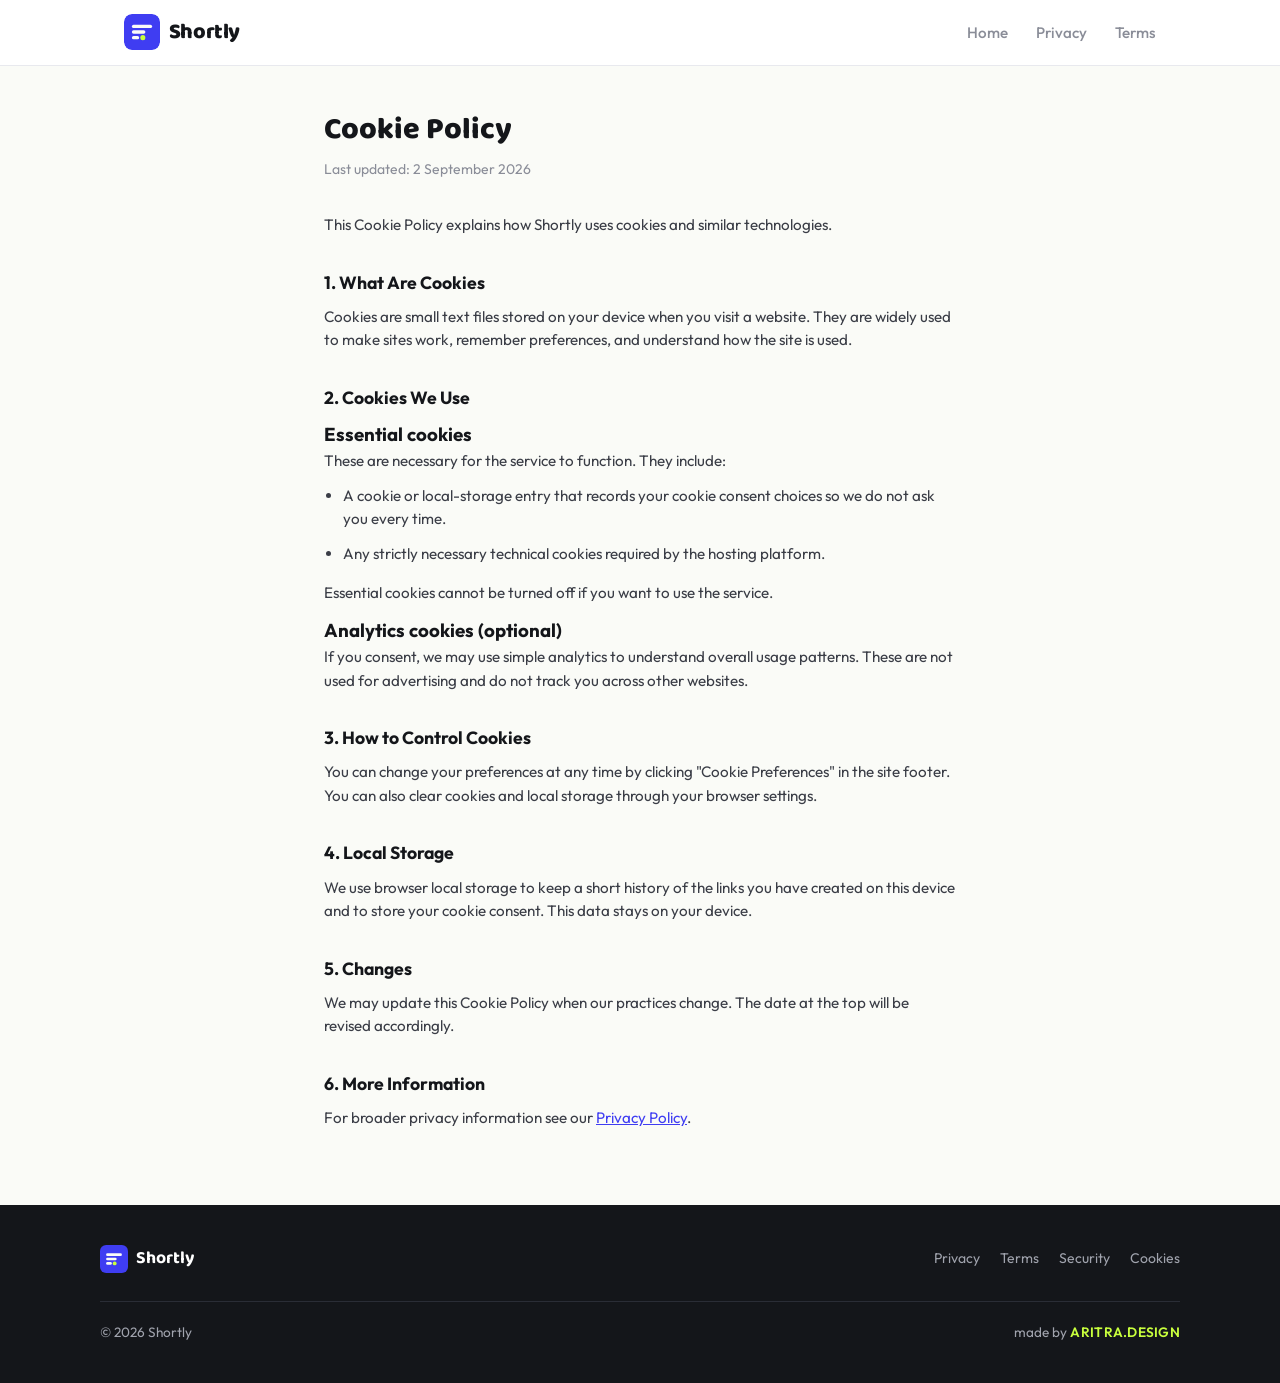
<file: cookies.html>
<!DOCTYPE html>
<html lang="en">
<head>
  <meta charset="UTF-8">
  <meta name="viewport" content="width=device-width, initial-scale=1.0">
  <title>Cookie Policy — Shortly</title>
  <link rel="icon" href="favicon.svg" type="image/svg+xml">
  <link rel="preconnect" href="https://fonts.googleapis.com">
  <link rel="preconnect" href="https://fonts.gstatic.com" crossorigin>
  <link href="https://fonts.googleapis.com/css2?family=Outfit:wght@400;500;600;700;800&family=Baloo+2:wght@600;700;800&display=swap" rel="stylesheet">
  <link rel="stylesheet" href="styles.css">
</head>
<body>
  <nav class="top-nav">
    <div class="nav-inner">
      <a href="index.html" class="logo-link" aria-label="Shortly home">
        <img src="favicon.svg" alt="" class="logo-icon" width="36" height="36">
        <span class="logo-word">Shortly</span>
      </a>
      <div class="nav-links">
        <a href="index.html">Home</a>
        <a href="privacy.html">Privacy</a>
        <a href="terms.html">Terms</a>
      </div>
    </div>
  </nav>

  <main class="legal-page">
    <h1>Cookie Policy</h1>
    <p class="updated">Last updated: 2 September 2026</p>

    <p>This Cookie Policy explains how Shortly uses cookies and similar technologies.</p>

    <h2>1. What Are Cookies</h2>
    <p>Cookies are small text files stored on your device when you visit a website. They are widely used to make sites work, remember preferences, and understand how the site is used.</p>

    <h2>2. Cookies We Use</h2>

    <h3>Essential cookies</h3>
    <p>These are necessary for the service to function. They include:</p>
    <ul>
      <li>A cookie or local-storage entry that records your cookie consent choices so we do not ask you every time.</li>
      <li>Any strictly necessary technical cookies required by the hosting platform.</li>
    </ul>
    <p>Essential cookies cannot be turned off if you want to use the service.</p>

    <h3>Analytics cookies (optional)</h3>
    <p>If you consent, we may use simple analytics to understand overall usage patterns. These are not used for advertising and do not track you across other websites.</p>

    <h2>3. How to Control Cookies</h2>
    <p>You can change your preferences at any time by clicking "Cookie Preferences" in the site footer. You can also clear cookies and local storage through your browser settings.</p>

    <h2>4. Local Storage</h2>
    <p>We use browser local storage to keep a short history of the links you have created on this device and to store your cookie consent. This data stays on your device.</p>

    <h2>5. Changes</h2>
    <p>We may update this Cookie Policy when our practices change. The date at the top will be revised accordingly.</p>

    <h2>6. More Information</h2>
    <p>For broader privacy information see our <a href="privacy.html">Privacy Policy</a>.</p>
  </main>

  <footer class="site-footer">
    <div class="footer-inner">
      <div class="footer-top">
        <a href="index.html" class="footer-brand">
          <img src="favicon.svg" alt="" width="28" height="28">
          <span>Shortly</span>
        </a>
        <div class="footer-links">
          <a href="privacy.html">Privacy</a>
          <a href="terms.html">Terms</a>
          <a href="security.html">Security</a>
          <a href="cookies.html">Cookies</a>
        </div>
      </div>
      <div class="footer-bottom">
        <p>© 2026 Shortly</p>
        <p>made by <a href="https://arix.faltuworkonly91.workers.dev/" target="_blank" rel="noopener" class="credit-link">ARITRA.DESIGN</a></p>
      </div>
    </div>
  </footer>
</body>
</html>
</file>
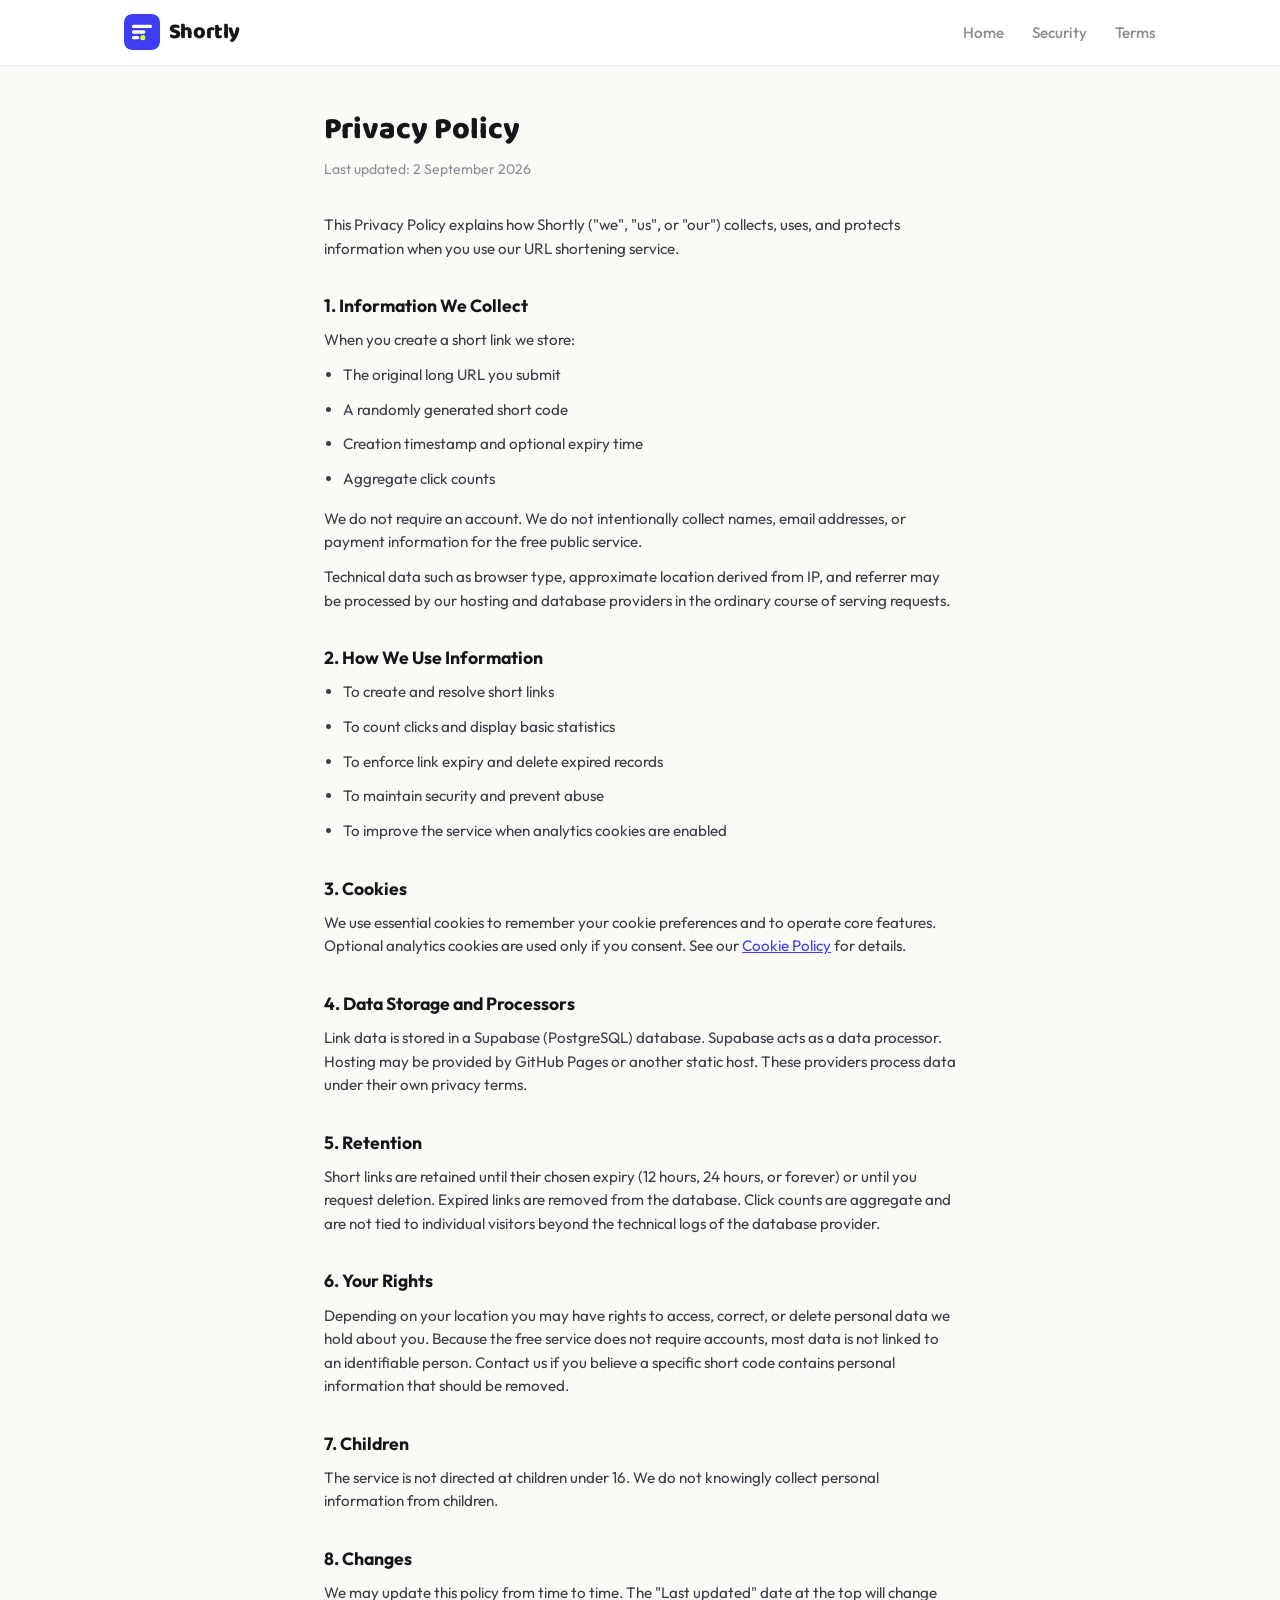
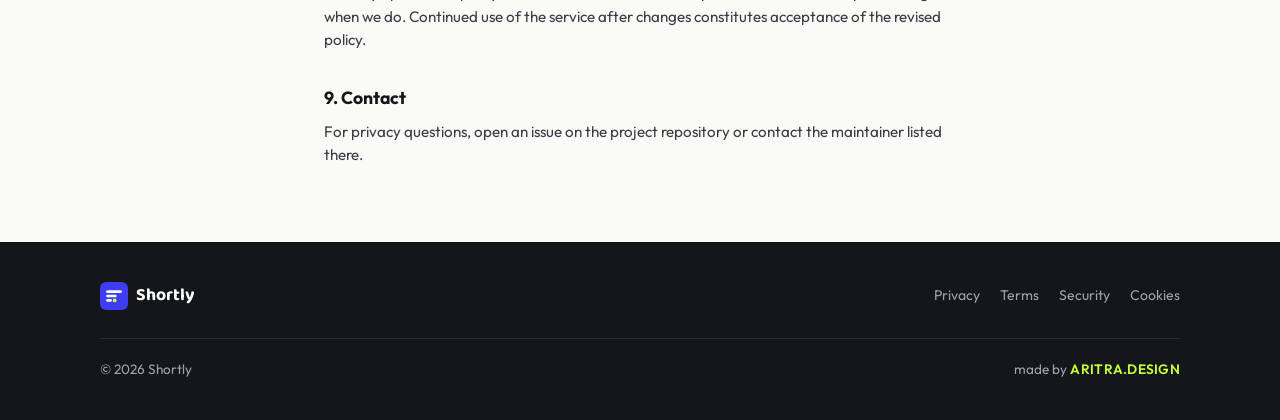
<file: privacy.html>
<!DOCTYPE html>
<html lang="en">
<head>
  <meta charset="UTF-8">
  <meta name="viewport" content="width=device-width, initial-scale=1.0">
  <title>Privacy Policy — Shortly</title>
  <link rel="icon" href="favicon.svg" type="image/svg+xml">
  <link rel="preconnect" href="https://fonts.googleapis.com">
  <link rel="preconnect" href="https://fonts.gstatic.com" crossorigin>
  <link href="https://fonts.googleapis.com/css2?family=Outfit:wght@400;500;600;700;800&family=Baloo+2:wght@600;700;800&display=swap" rel="stylesheet">
  <link rel="stylesheet" href="styles.css">
</head>
<body>
  <nav class="top-nav">
    <div class="nav-inner">
      <a href="index.html" class="logo-link" aria-label="Shortly home">
        <img src="favicon.svg" alt="" class="logo-icon" width="36" height="36">
        <span class="logo-word">Shortly</span>
      </a>
      <div class="nav-links">
        <a href="index.html">Home</a>
        <a href="security.html">Security</a>
        <a href="terms.html">Terms</a>
      </div>
    </div>
  </nav>

  <main class="legal-page">
    <h1>Privacy Policy</h1>
    <p class="updated">Last updated: 2 September 2026</p>

    <p>This Privacy Policy explains how Shortly ("we", "us", or "our") collects, uses, and protects information when you use our URL shortening service.</p>

    <h2>1. Information We Collect</h2>
    <p>When you create a short link we store:</p>
    <ul>
      <li>The original long URL you submit</li>
      <li>A randomly generated short code</li>
      <li>Creation timestamp and optional expiry time</li>
      <li>Aggregate click counts</li>
    </ul>
    <p>We do not require an account. We do not intentionally collect names, email addresses, or payment information for the free public service.</p>
    <p>Technical data such as browser type, approximate location derived from IP, and referrer may be processed by our hosting and database providers in the ordinary course of serving requests.</p>

    <h2>2. How We Use Information</h2>
    <ul>
      <li>To create and resolve short links</li>
      <li>To count clicks and display basic statistics</li>
      <li>To enforce link expiry and delete expired records</li>
      <li>To maintain security and prevent abuse</li>
      <li>To improve the service when analytics cookies are enabled</li>
    </ul>

    <h2>3. Cookies</h2>
    <p>We use essential cookies to remember your cookie preferences and to operate core features. Optional analytics cookies are used only if you consent. See our <a href="cookies.html">Cookie Policy</a> for details.</p>

    <h2>4. Data Storage and Processors</h2>
    <p>Link data is stored in a Supabase (PostgreSQL) database. Supabase acts as a data processor. Hosting may be provided by GitHub Pages or another static host. These providers process data under their own privacy terms.</p>

    <h2>5. Retention</h2>
    <p>Short links are retained until their chosen expiry (12 hours, 24 hours, or forever) or until you request deletion. Expired links are removed from the database. Click counts are aggregate and are not tied to individual visitors beyond the technical logs of the database provider.</p>

    <h2>6. Your Rights</h2>
    <p>Depending on your location you may have rights to access, correct, or delete personal data we hold about you. Because the free service does not require accounts, most data is not linked to an identifiable person. Contact us if you believe a specific short code contains personal information that should be removed.</p>

    <h2>7. Children</h2>
    <p>The service is not directed at children under 16. We do not knowingly collect personal information from children.</p>

    <h2>8. Changes</h2>
    <p>We may update this policy from time to time. The "Last updated" date at the top will change when we do. Continued use of the service after changes constitutes acceptance of the revised policy.</p>

    <h2>9. Contact</h2>
    <p>For privacy questions, open an issue on the project repository or contact the maintainer listed there.</p>
  </main>

  <footer class="site-footer">
    <div class="footer-inner">
      <div class="footer-top">
        <a href="index.html" class="footer-brand">
          <img src="favicon.svg" alt="" width="28" height="28">
          <span>Shortly</span>
        </a>
        <div class="footer-links">
          <a href="privacy.html">Privacy</a>
          <a href="terms.html">Terms</a>
          <a href="security.html">Security</a>
          <a href="cookies.html">Cookies</a>
        </div>
      </div>
      <div class="footer-bottom">
        <p>© 2026 Shortly</p>
        <p>made by <a href="https://arix.faltuworkonly91.workers.dev/" target="_blank" rel="noopener" class="credit-link">ARITRA.DESIGN</a></p>
      </div>
    </div>
  </footer>
</body>
</html>
</file>
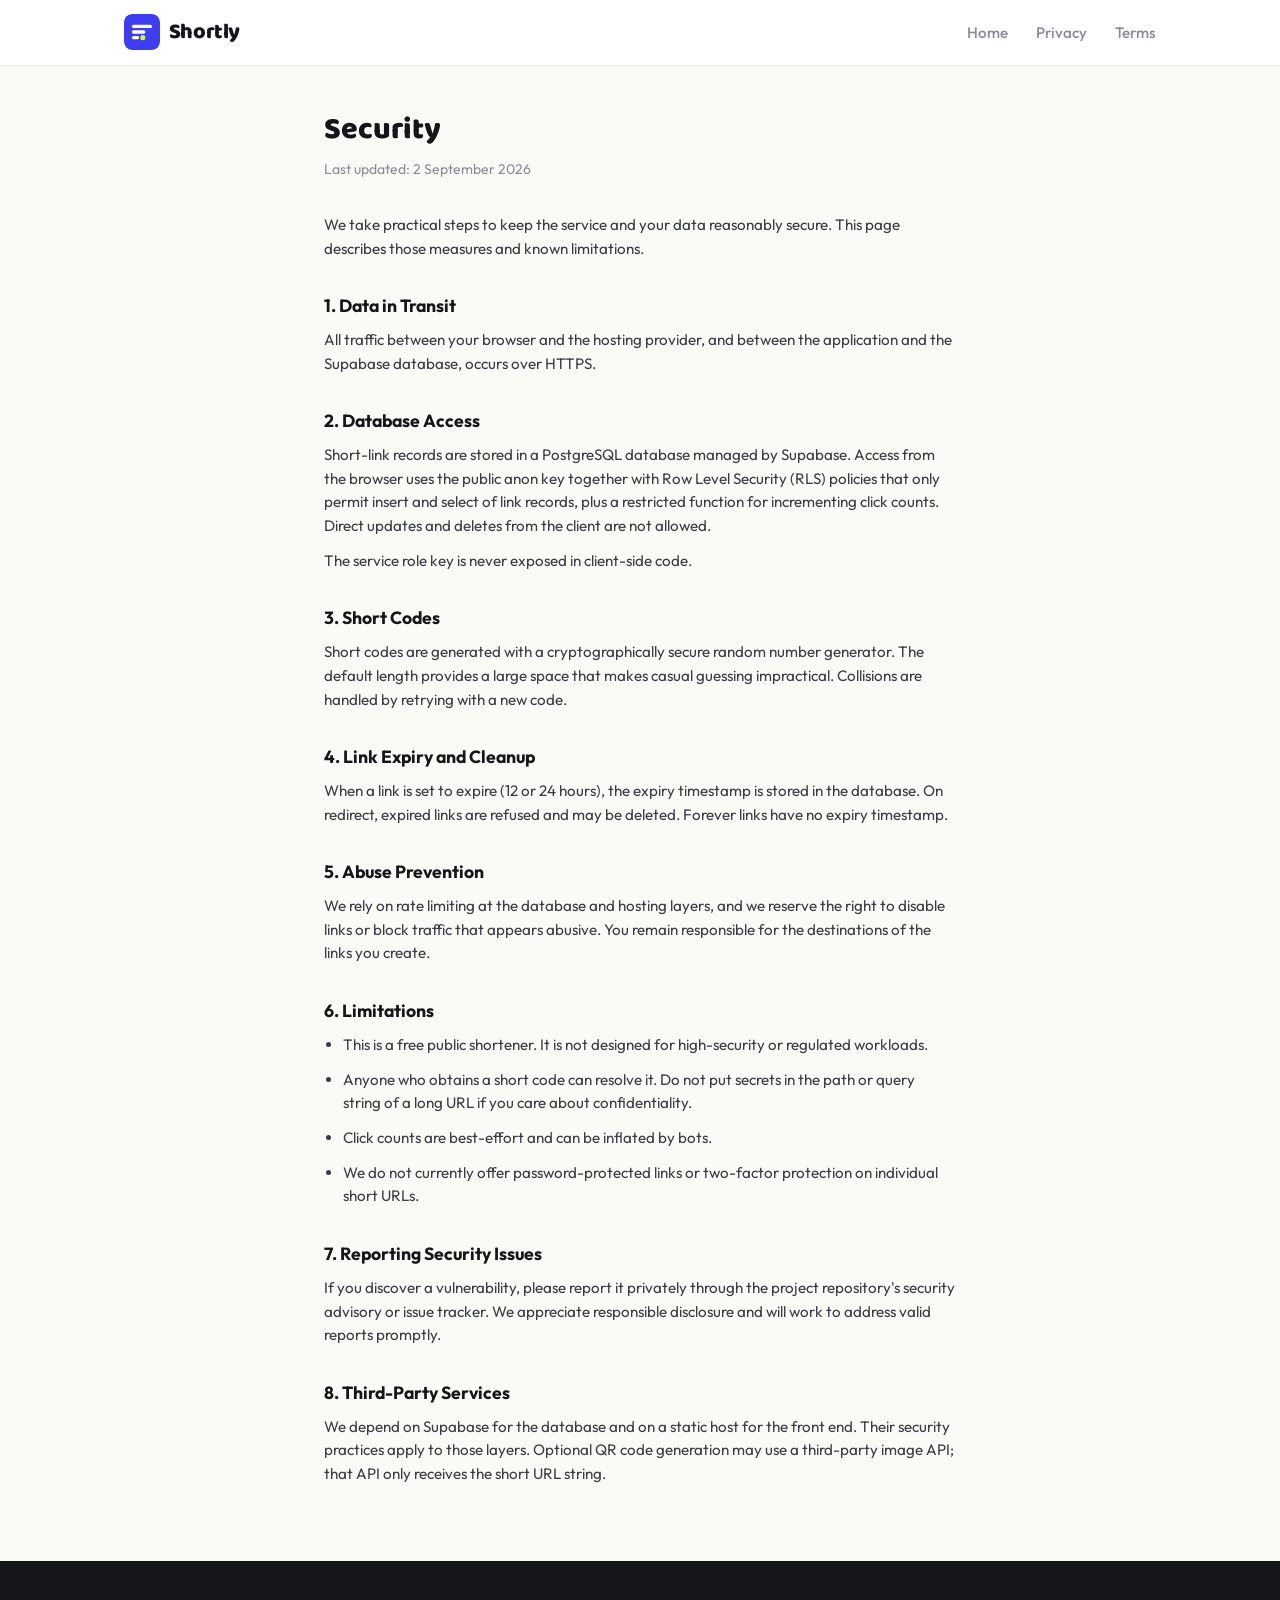
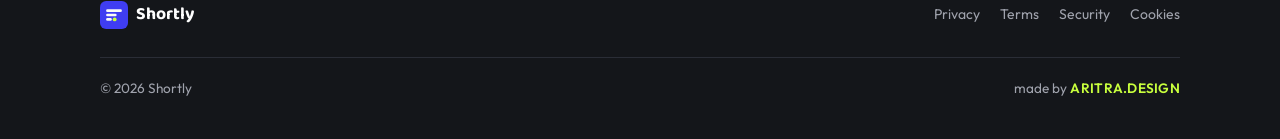
<file: security.html>
<!DOCTYPE html>
<html lang="en">
<head>
  <meta charset="UTF-8">
  <meta name="viewport" content="width=device-width, initial-scale=1.0">
  <title>Security — Shortly</title>
  <link rel="icon" href="favicon.svg" type="image/svg+xml">
  <link rel="preconnect" href="https://fonts.googleapis.com">
  <link rel="preconnect" href="https://fonts.gstatic.com" crossorigin>
  <link href="https://fonts.googleapis.com/css2?family=Outfit:wght@400;500;600;700;800&family=Baloo+2:wght@600;700;800&display=swap" rel="stylesheet">
  <link rel="stylesheet" href="styles.css">
</head>
<body>
  <nav class="top-nav">
    <div class="nav-inner">
      <a href="index.html" class="logo-link" aria-label="Shortly home">
        <img src="favicon.svg" alt="" class="logo-icon" width="36" height="36">
        <span class="logo-word">Shortly</span>
      </a>
      <div class="nav-links">
        <a href="index.html">Home</a>
        <a href="privacy.html">Privacy</a>
        <a href="terms.html">Terms</a>
      </div>
    </div>
  </nav>

  <main class="legal-page">
    <h1>Security</h1>
    <p class="updated">Last updated: 2 September 2026</p>

    <p>We take practical steps to keep the service and your data reasonably secure. This page describes those measures and known limitations.</p>

    <h2>1. Data in Transit</h2>
    <p>All traffic between your browser and the hosting provider, and between the application and the Supabase database, occurs over HTTPS.</p>

    <h2>2. Database Access</h2>
    <p>Short-link records are stored in a PostgreSQL database managed by Supabase. Access from the browser uses the public anon key together with Row Level Security (RLS) policies that only permit insert and select of link records, plus a restricted function for incrementing click counts. Direct updates and deletes from the client are not allowed.</p>
    <p>The service role key is never exposed in client-side code.</p>

    <h2>3. Short Codes</h2>
    <p>Short codes are generated with a cryptographically secure random number generator. The default length provides a large space that makes casual guessing impractical. Collisions are handled by retrying with a new code.</p>

    <h2>4. Link Expiry and Cleanup</h2>
    <p>When a link is set to expire (12 or 24 hours), the expiry timestamp is stored in the database. On redirect, expired links are refused and may be deleted. Forever links have no expiry timestamp.</p>

    <h2>5. Abuse Prevention</h2>
    <p>We rely on rate limiting at the database and hosting layers, and we reserve the right to disable links or block traffic that appears abusive. You remain responsible for the destinations of the links you create.</p>

    <h2>6. Limitations</h2>
    <ul>
      <li>This is a free public shortener. It is not designed for high-security or regulated workloads.</li>
      <li>Anyone who obtains a short code can resolve it. Do not put secrets in the path or query string of a long URL if you care about confidentiality.</li>
      <li>Click counts are best-effort and can be inflated by bots.</li>
      <li>We do not currently offer password-protected links or two-factor protection on individual short URLs.</li>
    </ul>

    <h2>7. Reporting Security Issues</h2>
    <p>If you discover a vulnerability, please report it privately through the project repository's security advisory or issue tracker. We appreciate responsible disclosure and will work to address valid reports promptly.</p>

    <h2>8. Third-Party Services</h2>
    <p>We depend on Supabase for the database and on a static host for the front end. Their security practices apply to those layers. Optional QR code generation may use a third-party image API; that API only receives the short URL string.</p>
  </main>

  <footer class="site-footer">
    <div class="footer-inner">
      <div class="footer-top">
        <a href="index.html" class="footer-brand">
          <img src="favicon.svg" alt="" width="28" height="28">
          <span>Shortly</span>
        </a>
        <div class="footer-links">
          <a href="privacy.html">Privacy</a>
          <a href="terms.html">Terms</a>
          <a href="security.html">Security</a>
          <a href="cookies.html">Cookies</a>
        </div>
      </div>
      <div class="footer-bottom">
        <p>© 2026 Shortly</p>
        <p>made by <a href="https://arix.faltuworkonly91.workers.dev/" target="_blank" rel="noopener" class="credit-link">ARITRA.DESIGN</a></p>
      </div>
    </div>
  </footer>
</body>
</html>
</file>
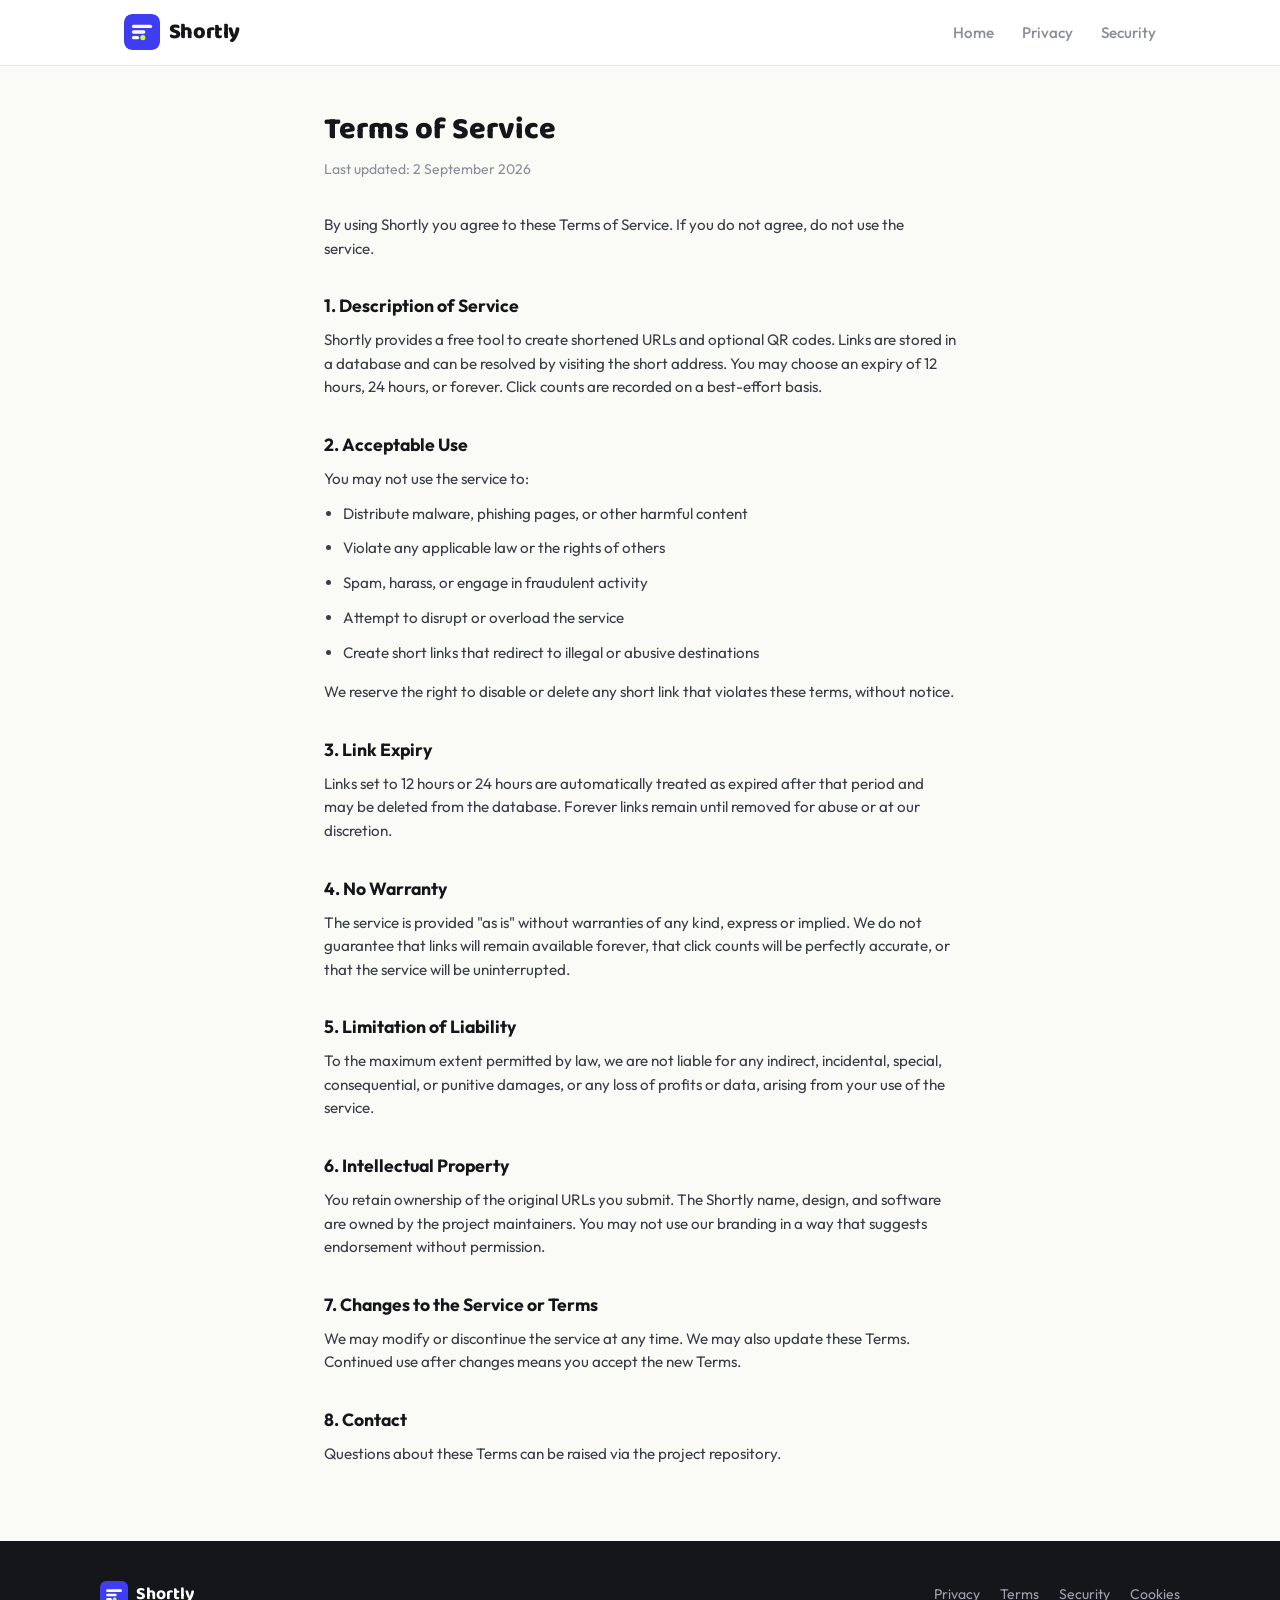
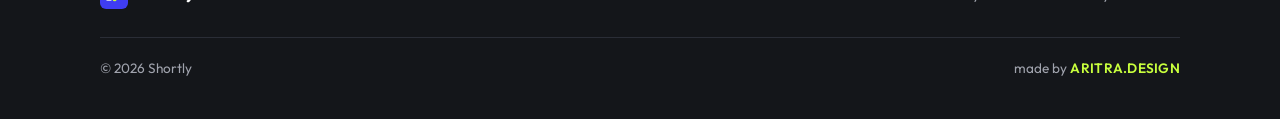
<file: terms.html>
<!DOCTYPE html>
<html lang="en">
<head>
  <meta charset="UTF-8">
  <meta name="viewport" content="width=device-width, initial-scale=1.0">
  <title>Terms of Service — Shortly</title>
  <link rel="icon" href="favicon.svg" type="image/svg+xml">
  <link rel="preconnect" href="https://fonts.googleapis.com">
  <link rel="preconnect" href="https://fonts.gstatic.com" crossorigin>
  <link href="https://fonts.googleapis.com/css2?family=Outfit:wght@400;500;600;700;800&family=Baloo+2:wght@600;700;800&display=swap" rel="stylesheet">
  <link rel="stylesheet" href="styles.css">
</head>
<body>
  <nav class="top-nav">
    <div class="nav-inner">
      <a href="index.html" class="logo-link" aria-label="Shortly home">
        <img src="favicon.svg" alt="" class="logo-icon" width="36" height="36">
        <span class="logo-word">Shortly</span>
      </a>
      <div class="nav-links">
        <a href="index.html">Home</a>
        <a href="privacy.html">Privacy</a>
        <a href="security.html">Security</a>
      </div>
    </div>
  </nav>

  <main class="legal-page">
    <h1>Terms of Service</h1>
    <p class="updated">Last updated: 2 September 2026</p>

    <p>By using Shortly you agree to these Terms of Service. If you do not agree, do not use the service.</p>

    <h2>1. Description of Service</h2>
    <p>Shortly provides a free tool to create shortened URLs and optional QR codes. Links are stored in a database and can be resolved by visiting the short address. You may choose an expiry of 12 hours, 24 hours, or forever. Click counts are recorded on a best-effort basis.</p>

    <h2>2. Acceptable Use</h2>
    <p>You may not use the service to:</p>
    <ul>
      <li>Distribute malware, phishing pages, or other harmful content</li>
      <li>Violate any applicable law or the rights of others</li>
      <li>Spam, harass, or engage in fraudulent activity</li>
      <li>Attempt to disrupt or overload the service</li>
      <li>Create short links that redirect to illegal or abusive destinations</li>
    </ul>
    <p>We reserve the right to disable or delete any short link that violates these terms, without notice.</p>

    <h2>3. Link Expiry</h2>
    <p>Links set to 12 hours or 24 hours are automatically treated as expired after that period and may be deleted from the database. Forever links remain until removed for abuse or at our discretion.</p>

    <h2>4. No Warranty</h2>
    <p>The service is provided "as is" without warranties of any kind, express or implied. We do not guarantee that links will remain available forever, that click counts will be perfectly accurate, or that the service will be uninterrupted.</p>

    <h2>5. Limitation of Liability</h2>
    <p>To the maximum extent permitted by law, we are not liable for any indirect, incidental, special, consequential, or punitive damages, or any loss of profits or data, arising from your use of the service.</p>

    <h2>6. Intellectual Property</h2>
    <p>You retain ownership of the original URLs you submit. The Shortly name, design, and software are owned by the project maintainers. You may not use our branding in a way that suggests endorsement without permission.</p>

    <h2>7. Changes to the Service or Terms</h2>
    <p>We may modify or discontinue the service at any time. We may also update these Terms. Continued use after changes means you accept the new Terms.</p>

    <h2>8. Contact</h2>
    <p>Questions about these Terms can be raised via the project repository.</p>
  </main>

  <footer class="site-footer">
    <div class="footer-inner">
      <div class="footer-top">
        <a href="index.html" class="footer-brand">
          <img src="favicon.svg" alt="" width="28" height="28">
          <span>Shortly</span>
        </a>
        <div class="footer-links">
          <a href="privacy.html">Privacy</a>
          <a href="terms.html">Terms</a>
          <a href="security.html">Security</a>
          <a href="cookies.html">Cookies</a>
        </div>
      </div>
      <div class="footer-bottom">
        <p>© 2026 Shortly</p>
        <p>made by <a href="https://arix.faltuworkonly91.workers.dev/" target="_blank" rel="noopener" class="credit-link">ARITRA.DESIGN</a></p>
      </div>
    </div>
  </footer>
</body>
</html>
</file>
<file: styles.css>
*,
*::before,
*::after {
  box-sizing: border-box;
  margin: 0;
  padding: 0;
}

:root {
  --ink: #14161a;
  --ink-soft: #3a3d46;
  --muted: #8a8d98;
  --bg: #fafbf7;
  --surface: #ffffff;
  --border: #e8e9ee;
  --indigo: #3f3df2;
  --indigo-hover: #3230d4;
  --lime: #c8ff3d;
  --lime-soft: #e8ff9a;
  --radius: 12px;
  --radius-sm: 8px;
  --font: "Outfit", system-ui, -apple-system, sans-serif;
  --display: "Baloo 2", "Outfit", system-ui, sans-serif;
}

html {
  font-size: 16px;
  scroll-behavior: smooth;
}

body {
  font-family: var(--font);
  background: var(--bg);
  color: var(--ink);
  line-height: 1.55;
  min-height: 100vh;
  -webkit-font-smoothing: antialiased;
}

/* Nav */
.top-nav {
  background: var(--surface);
  border-bottom: 1px solid var(--border);
  position: sticky;
  top: 0;
  z-index: 100;
}

.nav-inner {
  max-width: 1080px;
  margin: 0 auto;
  padding: 0.9rem 1.5rem;
  display: flex;
  align-items: center;
  justify-content: space-between;
  gap: 1.5rem;
}

.logo-link {
  display: flex;
  align-items: center;
  gap: 0.55rem;
  text-decoration: none;
  color: var(--ink);
}

.logo-icon {
  display: block;
  border-radius: 8px;
}

.logo-word {
  font-family: var(--display);
  font-weight: 800;
  font-size: 1.35rem;
  letter-spacing: -0.02em;
}

.nav-links {
  display: flex;
  gap: 1.75rem;
}

.nav-links a {
  color: var(--muted);
  text-decoration: none;
  font-size: 0.95rem;
  font-weight: 500;
}

.nav-links a:hover {
  color: var(--ink);
}

/* Buttons */
.btn-primary {
  background: var(--indigo);
  color: #fff;
  border: none;
  border-radius: var(--radius-sm);
  padding: 0.85rem 1.4rem;
  font-family: inherit;
  font-size: 0.95rem;
  font-weight: 600;
  cursor: pointer;
}

.btn-primary:hover {
  background: var(--indigo-hover);
}

.btn-primary:disabled {
  opacity: 0.55;
  cursor: not-allowed;
}

.btn-primary.small {
  padding: 0.55rem 1rem;
  font-size: 0.875rem;
}

.btn-secondary {
  background: var(--surface);
  color: var(--ink);
  border: 1px solid var(--border);
  border-radius: var(--radius-sm);
  padding: 0.7rem 1.1rem;
  font-family: inherit;
  font-size: 0.9rem;
  font-weight: 600;
  cursor: pointer;
}

.btn-secondary:hover {
  background: var(--bg);
}

.btn-secondary.small {
  padding: 0.5rem 0.9rem;
  font-size: 0.85rem;
}

.btn-ghost {
  background: transparent;
  border: none;
  color: var(--muted);
  font-family: inherit;
  font-size: 0.95rem;
  font-weight: 500;
  cursor: pointer;
  padding: 0.4rem 0.6rem;
}

.btn-ghost:hover {
  color: var(--ink);
}

.btn-ghost.small {
  font-size: 0.85rem;
}

.btn-icon {
  background: none;
  border: none;
  font-size: 1.5rem;
  line-height: 1;
  cursor: pointer;
  color: var(--muted);
  padding: 0.2rem;
}

/* Hero */
.hero {
  max-width: 1080px;
  margin: 0 auto;
  padding: 3.5rem 1.5rem 2rem;
  display: grid;
  grid-template-columns: 1fr 1fr;
  gap: 3rem;
  align-items: center;
}

.eyebrow {
  font-size: 0.8rem;
  font-weight: 600;
  text-transform: uppercase;
  letter-spacing: 0.06em;
  color: var(--indigo);
  margin-bottom: 0.75rem;
}

.hero-text h1 {
  font-family: var(--display);
  font-weight: 800;
  font-size: clamp(2.4rem, 5vw, 3.4rem);
  line-height: 1.1;
  letter-spacing: -0.03em;
  color: var(--ink);
  margin-bottom: 1rem;
}

.lead {
  font-size: 1.1rem;
  color: var(--ink-soft);
  max-width: 28ch;
}

/* Tool card */
.tool-card {
  background: var(--surface);
  border: 1px solid var(--border);
  border-radius: var(--radius);
  overflow: hidden;
}

.tabs {
  display: flex;
  background: var(--bg);
  border-bottom: 1px solid var(--border);
}

.tab {
  flex: 1;
  padding: 0.95rem 1rem;
  background: transparent;
  border: none;
  font-family: inherit;
  font-size: 0.9rem;
  font-weight: 600;
  color: var(--muted);
  cursor: pointer;
}

.tab.active {
  background: var(--surface);
  color: var(--ink);
  box-shadow: inset 0 -2px 0 var(--indigo);
}

.tool-form {
  padding: 1.5rem 1.5rem 1.75rem;
}

.label {
  display: block;
  font-size: 0.85rem;
  font-weight: 600;
  margin-bottom: 0.4rem;
  color: var(--ink-soft);
}

#url-input {
  width: 100%;
  padding: 0.9rem 1rem;
  font-size: 1rem;
  font-family: inherit;
  border: 1px solid var(--border);
  border-radius: var(--radius-sm);
  outline: none;
  background: var(--bg);
  color: var(--ink);
  margin-bottom: 1rem;
}

#url-input:focus {
  border-color: var(--indigo);
  background: var(--surface);
  box-shadow: 0 0 0 3px rgba(63, 61, 242, 0.12);
}

#submit-btn {
  width: 100%;
}

/* Result */
.result {
  padding: 0 1.5rem 1.75rem;
  border-top: 1px solid var(--border);
  margin-top: -0.25rem;
  padding-top: 1.25rem;
}

.result.hidden {
  display: none;
}

.result-row {
  display: flex;
  gap: 0.5rem;
}

#short-url {
  flex: 1;
  padding: 0.75rem 0.9rem;
  font-size: 0.95rem;
  font-family: inherit;
  border: 1px solid var(--border);
  border-radius: var(--radius-sm);
  background: var(--bg);
  color: var(--ink);
  min-width: 0;
}

.status {
  margin-top: 0.6rem;
  font-size: 0.875rem;
  color: var(--muted);
}

.status.success {
  color: #2f6b3a;
}

.status.error {
  color: #b33a3a;
}

.qr-preview {
  margin-top: 1.25rem;
  text-align: center;
}

.qr-preview.hidden {
  display: none;
}

.qr-note {
  margin-top: 0.4rem;
  font-size: 0.8rem;
  color: var(--muted);
}

/* Features */
.features {
  max-width: 1080px;
  margin: 0 auto;
  padding: 2.5rem 1.5rem 4rem;
  display: grid;
  grid-template-columns: repeat(3, 1fr);
  gap: 1.5rem;
}

.feature {
  background: var(--surface);
  border: 1px solid var(--border);
  border-radius: var(--radius);
  padding: 1.5rem;
}

.feature-dot {
  width: 10px;
  height: 10px;
  border-radius: 50%;
  background: var(--lime);
  margin-bottom: 0.9rem;
}

.feature h3 {
  font-size: 1.05rem;
  font-weight: 700;
  margin-bottom: 0.35rem;
}

.feature p {
  font-size: 0.925rem;
  color: var(--ink-soft);
}

/* Footer */
.site-footer {
  background: var(--ink);
  color: #a0a3ad;
  padding: 2.5rem 1.5rem;
}

.footer-inner {
  max-width: 1080px;
  margin: 0 auto;
}

.footer-top {
  display: flex;
  flex-wrap: wrap;
  align-items: center;
  justify-content: space-between;
  gap: 1.25rem;
  margin-bottom: 1.75rem;
}

.footer-brand {
  display: flex;
  align-items: center;
  gap: 0.5rem;
  text-decoration: none;
  color: #fff;
  font-family: var(--display);
  font-weight: 700;
  font-size: 1.1rem;
}

.footer-links {
  display: flex;
  flex-wrap: wrap;
  gap: 1.25rem;
}

.footer-links a,
.footer-btn {
  color: #a0a3ad;
  text-decoration: none;
  font-size: 0.875rem;
  background: none;
  border: none;
  font-family: inherit;
  cursor: pointer;
  padding: 0;
}

.footer-links a:hover,
.footer-btn:hover {
  color: #fff;
}

.footer-bottom {
  display: flex;
  flex-wrap: wrap;
  justify-content: space-between;
  gap: 0.75rem;
  padding-top: 1.25rem;
  border-top: 1px solid #2a2d36;
  font-size: 0.85rem;
}

.credit-link {
  color: var(--lime);
  text-decoration: none;
  font-weight: 600;
  letter-spacing: 0.02em;
}

.credit-link:hover {
  text-decoration: underline;
}

/* History panel */
.history-panel {
  position: fixed;
  top: 0;
  right: 0;
  width: 360px;
  max-width: 100%;
  height: 100%;
  background: var(--surface);
  border-left: 1px solid var(--border);
  z-index: 200;
  transform: translateX(100%);
  transition: transform 0.2s ease;
  display: flex;
  flex-direction: column;
}

.history-panel.open {
  transform: translateX(0);
}

.panel-header {
  display: flex;
  align-items: center;
  justify-content: space-between;
  padding: 1.1rem 1.25rem;
  border-bottom: 1px solid var(--border);
}

.panel-header h2 {
  font-size: 1.05rem;
  font-weight: 700;
}

#history-list {
  list-style: none;
  overflow-y: auto;
  flex: 1;
  padding: 0.5rem 0;
}

#history-list li {
  padding: 0.9rem 1.25rem;
  border-bottom: 1px solid var(--border);
}

.hist-short a {
  color: var(--indigo);
  text-decoration: none;
  font-size: 0.9rem;
  word-break: break-all;
}

.hist-short a:hover {
  text-decoration: underline;
}

.hist-long {
  font-size: 0.8rem;
  color: var(--muted);
  margin-top: 0.2rem;
  overflow: hidden;
  text-overflow: ellipsis;
  white-space: nowrap;
}

.hist-meta {
  font-size: 0.75rem;
  color: var(--muted);
  margin-top: 0.25rem;
}

.panel-empty {
  padding: 2rem 1.25rem;
  text-align: center;
  color: var(--muted);
  font-size: 0.9rem;
}

.panel-empty.hidden {
  display: none;
}

.overlay {
  position: fixed;
  inset: 0;
  background: rgba(20, 22, 26, 0.4);
  z-index: 150;
}

.overlay.hidden {
  display: none;
}

/* Cookie */
.cookie-banner {
  position: fixed;
  bottom: 0;
  left: 0;
  right: 0;
  background: var(--surface);
  border-top: 1px solid var(--border);
  padding: 1.1rem 1.5rem;
  z-index: 300;
}

.cookie-banner.hidden {
  display: none;
}

.cookie-inner {
  max-width: 1080px;
  margin: 0 auto;
  display: flex;
  flex-wrap: wrap;
  align-items: center;
  gap: 1rem;
  justify-content: space-between;
}

.cookie-inner p {
  flex: 1;
  min-width: 220px;
  font-size: 0.875rem;
  color: var(--ink-soft);
}

.cookie-inner a {
  color: var(--indigo);
}

.cookie-actions {
  display: flex;
  gap: 0.5rem;
  flex-wrap: wrap;
}

/* Modal */
.modal {
  position: fixed;
  inset: 0;
  z-index: 400;
  display: flex;
  align-items: center;
  justify-content: center;
  padding: 1rem;
}

.modal.hidden {
  display: none;
}

.modal-backdrop {
  position: absolute;
  inset: 0;
  background: rgba(20, 22, 26, 0.5);
}

.modal-box {
  position: relative;
  background: var(--surface);
  border-radius: var(--radius);
  padding: 1.75rem;
  max-width: 420px;
  width: 100%;
  z-index: 1;
}

.modal-box h2 {
  font-size: 1.2rem;
  font-weight: 700;
  margin-bottom: 0.4rem;
}

.modal-desc {
  font-size: 0.9rem;
  color: var(--muted);
  margin-bottom: 1.25rem;
}

.pref-row {
  display: flex;
  align-items: flex-start;
  justify-content: space-between;
  gap: 1rem;
  padding: 1rem 0;
  border-bottom: 1px solid var(--border);
}

.pref-row strong {
  display: block;
  font-size: 0.95rem;
}

.pref-row p {
  font-size: 0.8rem;
  color: var(--muted);
  margin-top: 0.15rem;
}

.badge {
  font-size: 0.75rem;
  background: var(--bg);
  color: var(--muted);
  padding: 0.25rem 0.5rem;
  border-radius: 4px;
  white-space: nowrap;
}

.switch {
  position: relative;
  display: inline-block;
  width: 44px;
  height: 24px;
  flex-shrink: 0;
}

.switch input {
  opacity: 0;
  width: 0;
  height: 0;
}

.slider {
  position: absolute;
  cursor: pointer;
  inset: 0;
  background: #c5c7d0;
  border-radius: 24px;
  transition: 0.15s;
}

.slider::before {
  position: absolute;
  content: "";
  height: 18px;
  width: 18px;
  left: 3px;
  bottom: 3px;
  background: white;
  border-radius: 50%;
  transition: 0.15s;
}

.switch input:checked + .slider {
  background: var(--indigo);
}

.switch input:checked + .slider::before {
  transform: translateX(20px);
}

.modal-actions {
  margin-top: 1.5rem;
  display: flex;
  gap: 0.75rem;
  align-items: center;
}

/* Legal pages */
.legal-page {
  max-width: 680px;
  margin: 0 auto;
  padding: 2.5rem 1.5rem 4rem;
}

.legal-page h1 {
  font-family: var(--display);
  font-size: 1.9rem;
  font-weight: 800;
  margin-bottom: 0.4rem;
}

.legal-page .updated {
  color: var(--muted);
  font-size: 0.875rem;
  margin-bottom: 2rem;
}

.legal-page h2 {
  font-size: 1.1rem;
  font-weight: 700;
  margin-top: 2rem;
  margin-bottom: 0.55rem;
}

.legal-page p,
.legal-page li {
  font-size: 0.95rem;
  color: var(--ink-soft);
  margin-bottom: 0.7rem;
}

.legal-page ul {
  padding-left: 1.2rem;
  margin-bottom: 1rem;
}

.legal-page a {
  color: var(--indigo);
}

/* Responsive */

/* Expiry options */
.expiry-row {
  display: flex;
  flex-wrap: wrap;
  gap: 0.5rem;
  margin-top: 0.35rem;
}

.expiry-opt {
  display: inline-flex;
  align-items: center;
  gap: 0.35rem;
  padding: 0.45rem 0.75rem;
  border: 1px solid var(--border);
  border-radius: var(--radius-sm);
  font-size: 0.875rem;
  font-weight: 500;
  color: var(--ink-soft);
  cursor: pointer;
  background: var(--bg);
}

.expiry-opt:has(input:checked) {
  border-color: var(--indigo);
  background: rgba(63, 61, 242, 0.06);
  color: var(--ink);
}

.expiry-opt input {
  accent-color: var(--indigo);
}

@media (max-width: 860px) {
  .hero {
    grid-template-columns: 1fr;
    gap: 2rem;
    padding-top: 2.5rem;
  }

  .nav-links {
    display: none;
  }

  .features {
    grid-template-columns: 1fr;
  }

  .result-row {
    flex-direction: column;
  }
}
</file>
